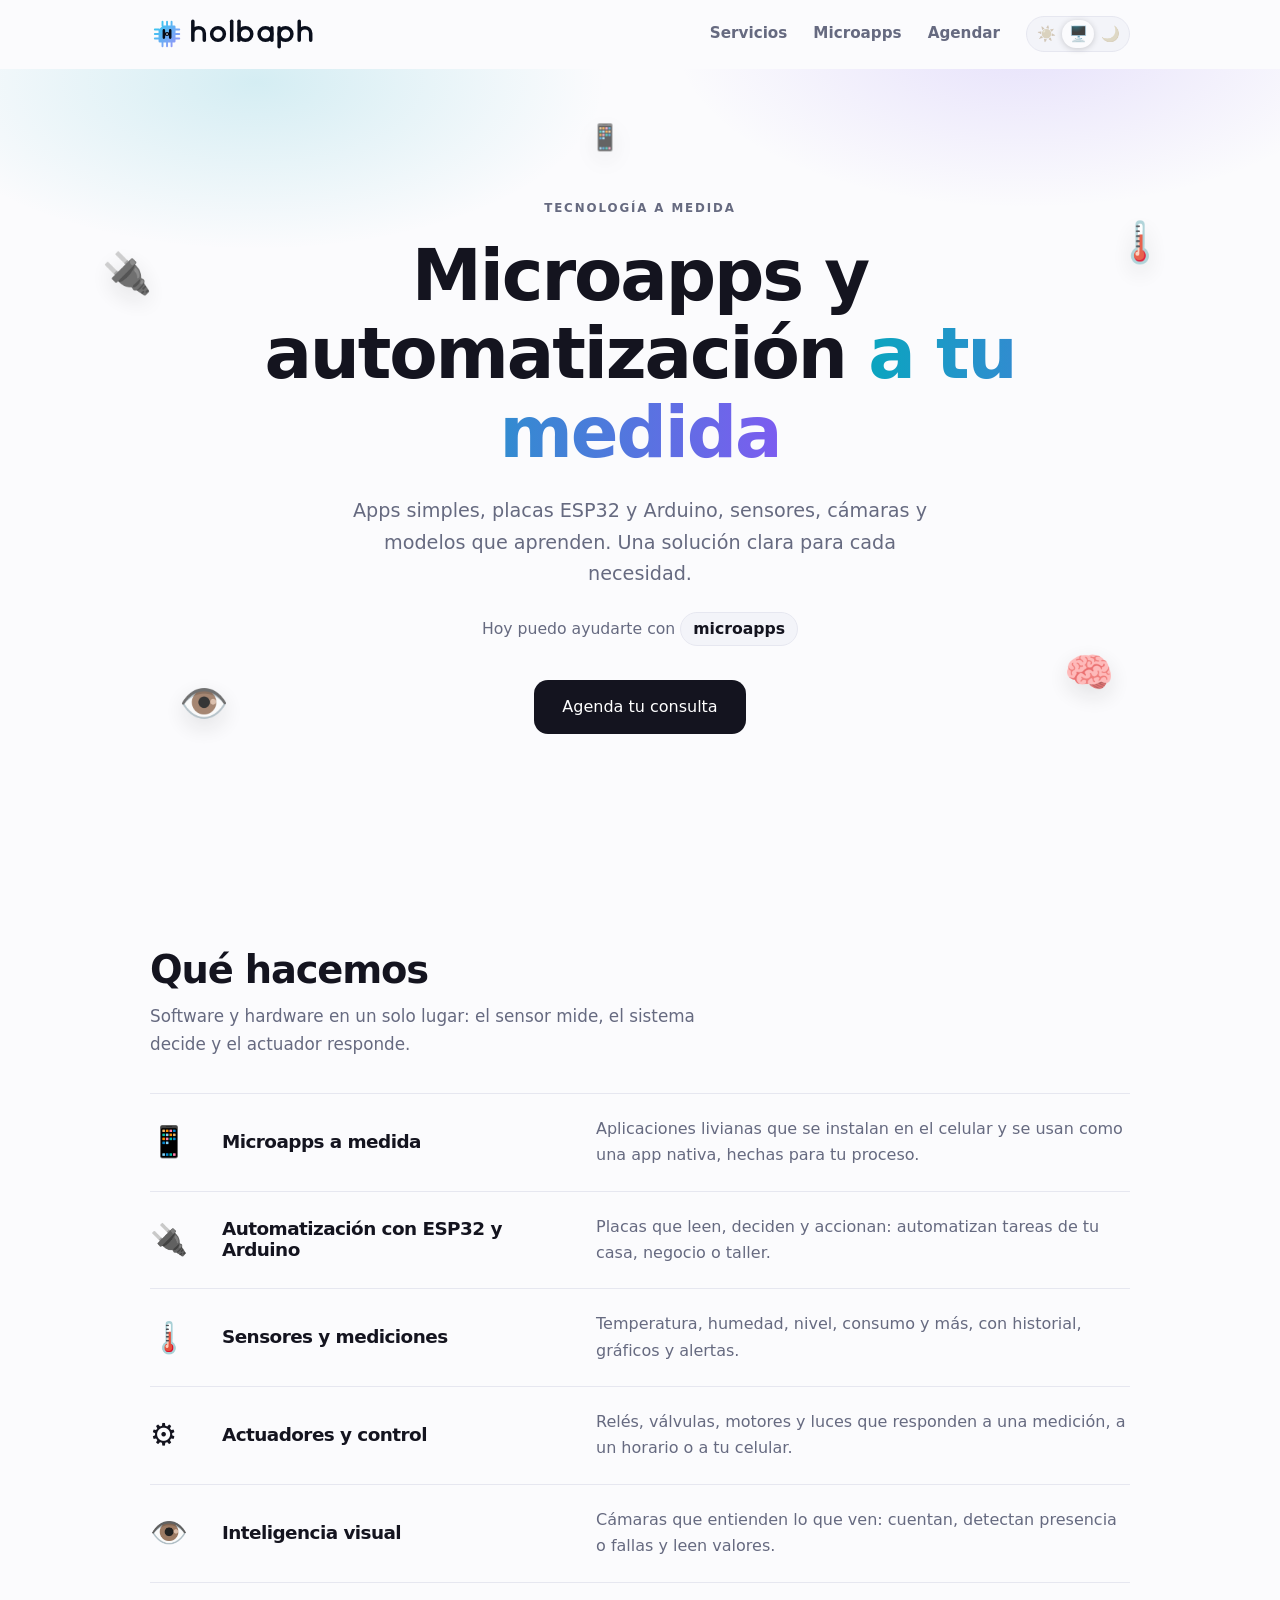
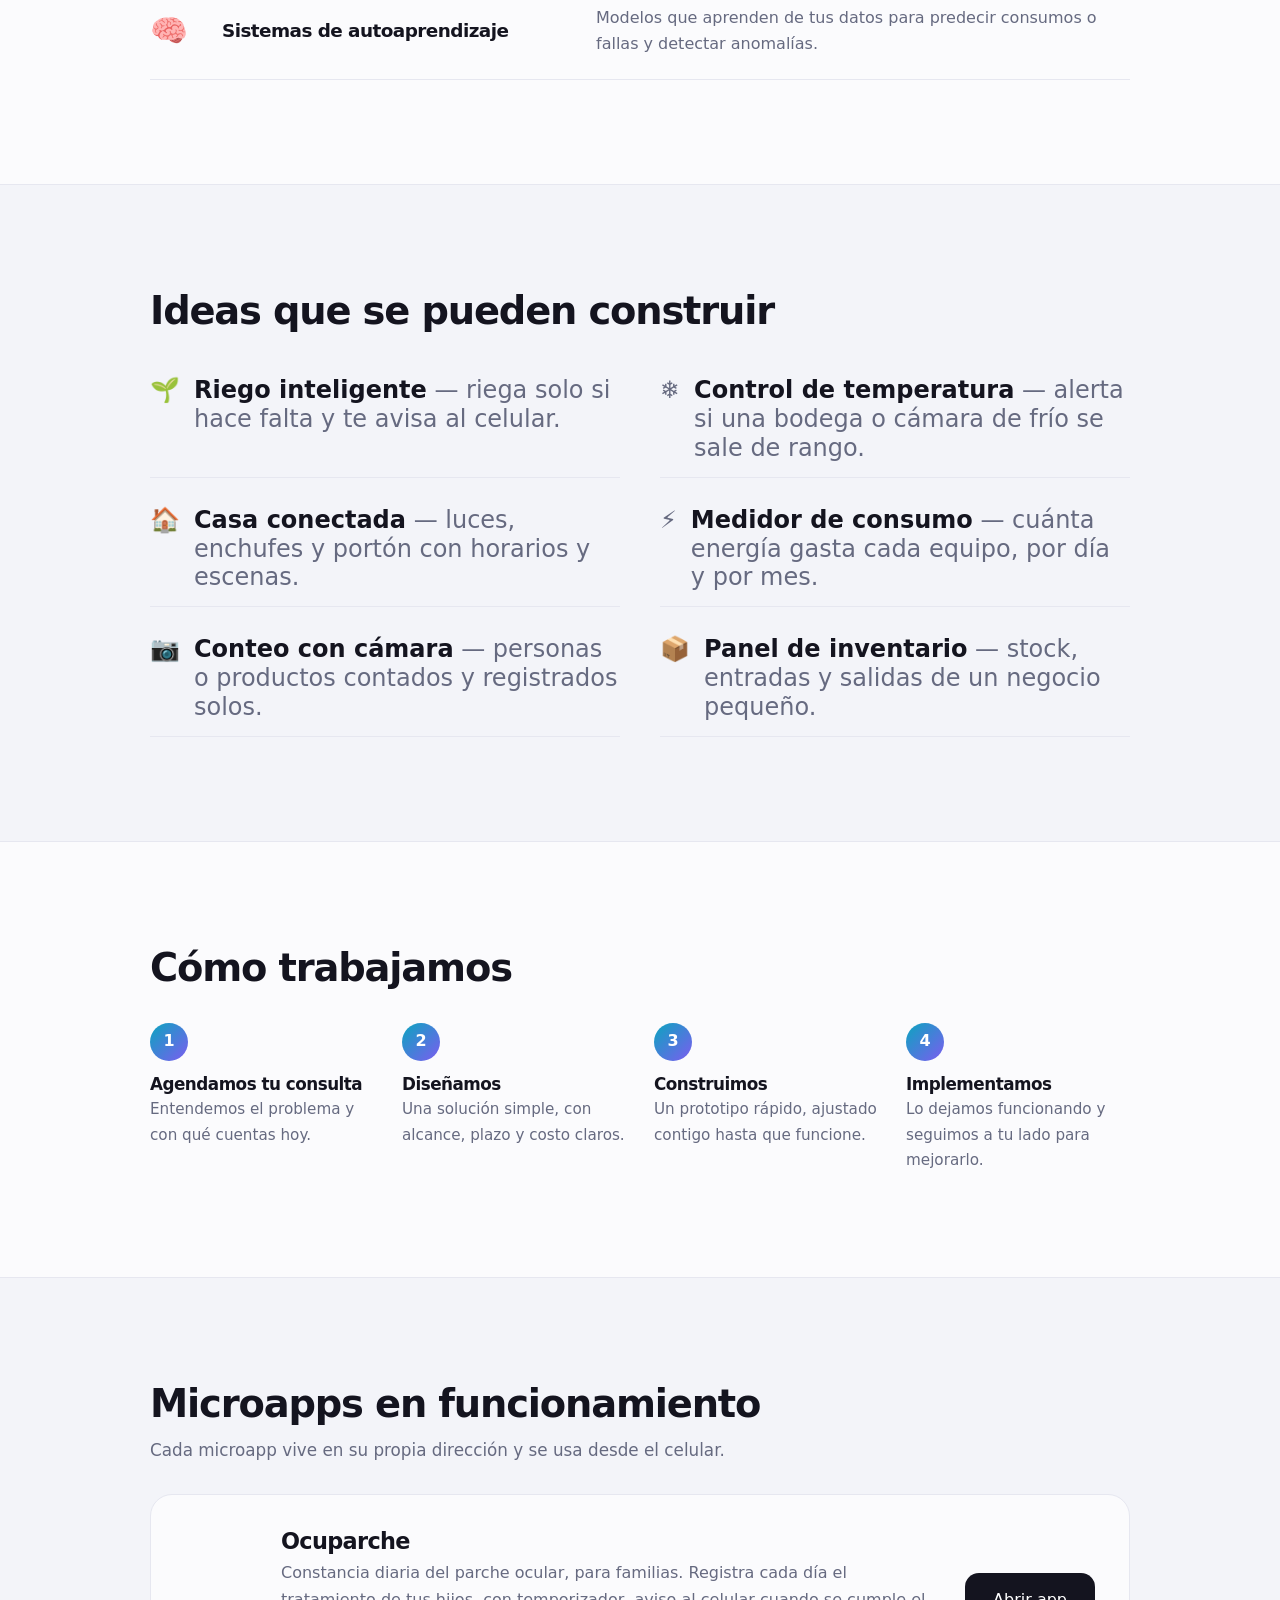
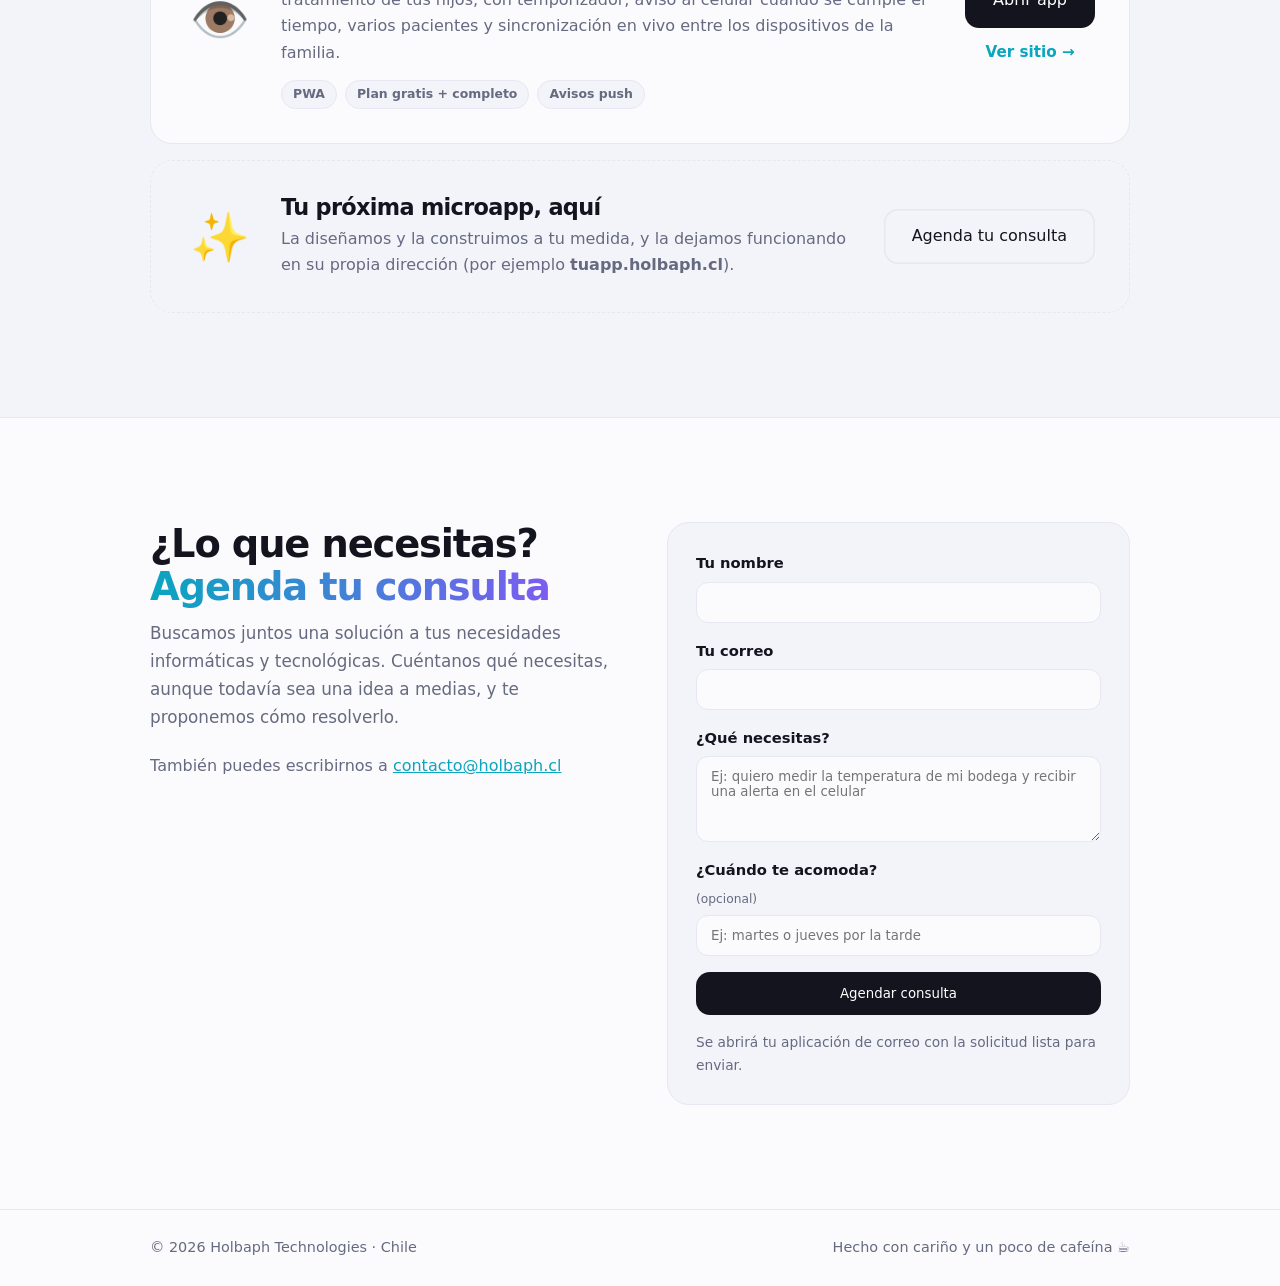
<file: index.html>
<!DOCTYPE html>
<html lang="es-CL">
<head>
<meta charset="UTF-8">
<meta name="viewport" content="width=device-width, initial-scale=1">
<title>Holbaph Technologies — Microapps y automatización con ESP32, Arduino, sensores e inteligencia visual</title>
<meta name="description" content="Microapps a medida y automatización con ESP32, Arduino, sensores, actuadores, mediciones, inteligencia visual y sistemas de autoaprendizaje. Agenda tu consulta y buscamos una solución a tus necesidades informáticas y tecnológicas.">
<meta name="theme-color" content="#fbfbfd" media="(prefers-color-scheme: light)">
<meta name="theme-color" content="#0d0f17" media="(prefers-color-scheme: dark)">
<meta name="color-scheme" content="light dark">
<meta http-equiv="Content-Security-Policy" content="default-src 'self'; script-src 'self'; style-src 'self' 'unsafe-inline'; img-src 'self' data:; font-src 'none'; connect-src 'none'; object-src 'none'; media-src 'none'; frame-src 'none'; base-uri 'none'; form-action 'none'">
<meta name="referrer" content="strict-origin-when-cross-origin">
<meta property="og:type" content="website">
<meta property="og:title" content="Holbaph Technologies — Microapps y automatización a medida">
<meta property="og:description" content="ESP32, Arduino, sensores, actuadores, inteligencia visual y autoaprendizaje. Agenda tu consulta.">
<meta property="og:url" content="https://holbaph.github.io/">
<meta property="og:locale" content="es_CL">
<meta property="og:image" content="https://holbaph.github.io/logo/og-holbaph.png">
<meta property="og:image:width" content="1200">
<meta property="og:image:height" content="630">
<meta name="twitter:card" content="summary_large_image">
<meta name="twitter:image" content="https://holbaph.github.io/logo/og-holbaph.png">
<link rel="icon" href="favicon.svg" type="image/svg+xml">
<link rel="icon" href="logo/favicon-32.png" type="image/png" sizes="32x32">
<link rel="apple-touch-icon" href="logo/apple-touch-icon.png">
<link rel="canonical" href="https://holbaph.github.io/">
<meta name="robots" content="noindex">
<link rel="stylesheet" href="css/landing.css">
<script src="js/landing.js"></script>
</head>
<body>

<a class="saltar" href="#contenido">Saltar al contenido</a>

<header class="cabecera">
  <div class="w cabecera-fila">
    <a class="marca" href="#inicio" aria-label="Holbaph Technologies, ir al inicio">
      <img class="logo-claro" src="logo/holbaph-compacto-claro.svg" alt="Holbaph Technologies" height="34">
      <img class="logo-oscuro" src="logo/holbaph-compacto-oscuro.svg" alt="" height="34" aria-hidden="true">
    </a>
    <nav class="menu" aria-label="Principal">
      <a class="enlace" href="#servicios">Servicios</a>
      <a class="enlace" href="#microapps">Microapps</a>
      <a class="enlace" href="#contacto">Agendar</a>
      <div class="tema" role="group" aria-label="Apariencia">
        <button type="button" data-tema="claro" aria-label="Fondo claro" title="Fondo claro">☀️</button>
        <button type="button" data-tema="auto" aria-label="Automático (según tu dispositivo)" title="Automático">🖥️</button>
        <button type="button" data-tema="oscuro" aria-label="Fondo oscuro" title="Fondo oscuro">🌙</button>
      </div>
    </nav>
  </div>
</header>

<main id="contenido">

  <!-- ===== Portada ===== -->
  <section class="portada" id="inicio">
    <span class="flota f1" aria-hidden="true">🔌</span>
    <span class="flota f2" aria-hidden="true">🌡️</span>
    <span class="flota f3" aria-hidden="true">👁️</span>
    <span class="flota f4" aria-hidden="true">🧠</span>
    <span class="flota f5" aria-hidden="true">📱</span>
    <div class="w portada-int">
      <p class="mini aparece">Tecnología a medida</p>
      <h1 class="aparece">Microapps y automatización <span class="grad">a tu medida</span></h1>
      <p class="sub aparece">Apps simples, placas ESP32 y Arduino, sensores, cámaras y modelos que aprenden. Una solución clara para cada necesidad.</p>
      <p class="rotor aparece" aria-live="off">Hoy puedo ayudarte con <b id="rotor">microapps</b></p>
      <a class="boton aparece" href="#contacto">Agenda tu consulta</a>
    </div>
  </section>

  <!-- ===== Servicios ===== -->
  <section class="seccion" id="servicios">
    <div class="w">
      <h2 class="reveal">Qué hacemos</h2>
      <p class="intro reveal">Software y hardware en un solo lugar: el sensor mide, el sistema decide y el actuador responde.</p>
      <div class="lista">
        <div class="fila reveal"><span class="emo">📱</span><h3>Microapps a medida</h3><p>Aplicaciones livianas que se instalan en el celular y se usan como una app nativa, hechas para tu proceso.</p></div>
        <div class="fila reveal"><span class="emo">🔌</span><h3>Automatización con ESP32 y Arduino</h3><p>Placas que leen, deciden y accionan: automatizan tareas de tu casa, negocio o taller.</p></div>
        <div class="fila reveal"><span class="emo">🌡️</span><h3>Sensores y mediciones</h3><p>Temperatura, humedad, nivel, consumo y más, con historial, gráficos y alertas.</p></div>
        <div class="fila reveal"><span class="emo">⚙️</span><h3>Actuadores y control</h3><p>Relés, válvulas, motores y luces que responden a una medición, a un horario o a tu celular.</p></div>
        <div class="fila reveal"><span class="emo">👁️</span><h3>Inteligencia visual</h3><p>Cámaras que entienden lo que ven: cuentan, detectan presencia o fallas y leen valores.</p></div>
        <div class="fila reveal"><span class="emo">🧠</span><h3>Sistemas de autoaprendizaje</h3><p>Modelos que aprenden de tus datos para predecir consumos o fallas y detectar anomalías.</p></div>
      </div>
    </div>
  </section>

  <!-- ===== Ejemplos ===== -->
  <section class="seccion alt" id="ejemplos">
    <div class="w">
      <h2 class="reveal">Ideas que se pueden construir</h2>
      <div class="ideas">
        <p class="reveal"><span>🌱</span><span><b>Riego inteligente</b> — riega solo si hace falta y te avisa al celular.</span></p>
        <p class="reveal"><span>❄️</span><span><b>Control de temperatura</b> — alerta si una bodega o cámara de frío se sale de rango.</span></p>
        <p class="reveal"><span>🏠</span><span><b>Casa conectada</b> — luces, enchufes y portón con horarios y escenas.</span></p>
        <p class="reveal"><span>⚡</span><span><b>Medidor de consumo</b> — cuánta energía gasta cada equipo, por día y por mes.</span></p>
        <p class="reveal"><span>📷</span><span><b>Conteo con cámara</b> — personas o productos contados y registrados solos.</span></p>
        <p class="reveal"><span>📦</span><span><b>Panel de inventario</b> — stock, entradas y salidas de un negocio pequeño.</span></p>
      </div>
    </div>
  </section>

  <!-- ===== Proceso ===== -->
  <section class="seccion" id="proceso">
    <div class="w">
      <h2 class="reveal">Cómo trabajamos</h2>
      <ol class="pasos">
        <li class="reveal"><span class="n">1</span><h3>Agendamos tu consulta</h3><p>Entendemos el problema y con qué cuentas hoy.</p></li>
        <li class="reveal"><span class="n">2</span><h3>Diseñamos</h3><p>Una solución simple, con alcance, plazo y costo claros.</p></li>
        <li class="reveal"><span class="n">3</span><h3>Construimos</h3><p>Un prototipo rápido, ajustado contigo hasta que funcione.</p></li>
        <li class="reveal"><span class="n">4</span><h3>Implementamos</h3><p>Lo dejamos funcionando y seguimos a tu lado para mejorarlo.</p></li>
      </ol>
    </div>
  </section>

  <!-- ===== Microapps ===== -->
  <section class="seccion alt" id="microapps">
    <div class="w">
      <h2 class="reveal">Microapps en funcionamiento</h2>
      <p class="intro reveal">Cada microapp vive en su propia dirección y se usa desde el celular.</p>

      <!-- Para agregar una microapp: duplica un bloque .app (y cambia emoji, título, texto y enlaces). -->
      <div class="app reveal">
        <span class="emo grande">👁️</span>
        <div class="app-txt">
          <h3>Ocuparche</h3>
          <p>Constancia diaria del parche ocular, para familias. Registra cada día el tratamiento de tus hijos, con temporizador, aviso al celular cuando se cumple el tiempo, varios pacientes y sincronización en vivo entre los dispositivos de la familia.</p>
          <p class="etiq"><span>PWA</span><span>Plan gratis + completo</span><span>Avisos push</span></p>
        </div>
        <div class="app-acc">
          <a class="boton" href="https://ocuparche-api.pablo-hernandez003.workers.dev/app.html" rel="noopener">Abrir app</a>
          <a class="enlace-sec" href="https://holbaph.github.io/ocuparche/" rel="noopener">Ver sitio →</a>
        </div>
      </div>

      <div class="app libre reveal">
        <span class="emo grande">✨</span>
        <div class="app-txt">
          <h3>Tu próxima microapp, aquí</h3>
          <p>La diseñamos y la construimos a tu medida, y la dejamos funcionando en su propia dirección (por ejemplo <b>tuapp.holbaph.cl</b>).</p>
        </div>
        <div class="app-acc"><a class="boton sec" href="#contacto">Agenda tu consulta</a></div>
      </div>
    </div>
  </section>

  <!-- ===== Contacto ===== -->
  <section class="seccion" id="contacto">
    <div class="w contacto">
      <div class="reveal">
        <h2>¿Lo que necesitas? <span class="grad">Agenda tu consulta</span></h2>
        <p class="intro">Buscamos juntos una solución a tus necesidades informáticas y tecnológicas. Cuéntanos qué necesitas, aunque todavía sea una idea a medias, y te proponemos cómo resolverlo.</p>
        <p class="directo">También puedes escribirnos a <a id="correoDirecto" href="mailto:contacto@holbaph.cl">contacto@holbaph.cl</a></p>
      </div>
      <form class="form reveal" id="formContacto" novalidate>
        <label>Tu nombre
          <input type="text" name="nombre" autocomplete="name" required>
        </label>
        <label>Tu correo
          <input type="email" name="correo" autocomplete="email" required>
        </label>
        <label>¿Qué necesitas?
          <textarea name="mensaje" rows="4" placeholder="Ej: quiero medir la temperatura de mi bodega y recibir una alerta en el celular" required></textarea>
        </label>
        <label>¿Cuándo te acomoda? <small>(opcional)</small>
          <input type="text" name="cuando" placeholder="Ej: martes o jueves por la tarde">
        </label>
        <button class="boton ancho" type="submit">Agendar consulta</button>
        <p class="nota" id="formNota" role="status" aria-live="polite">Se abrirá tu aplicación de correo con la solicitud lista para enviar.</p>
      </form>
    </div>
  </section>

</main>

<footer class="pie">
  <div class="w pie-fila">
    <span>© <span id="anio">2026</span> Holbaph Technologies · Chile</span>
    <span>Hecho con cariño y un poco de cafeína ☕</span>
  </div>
</footer>

</body>
</html>
</file>
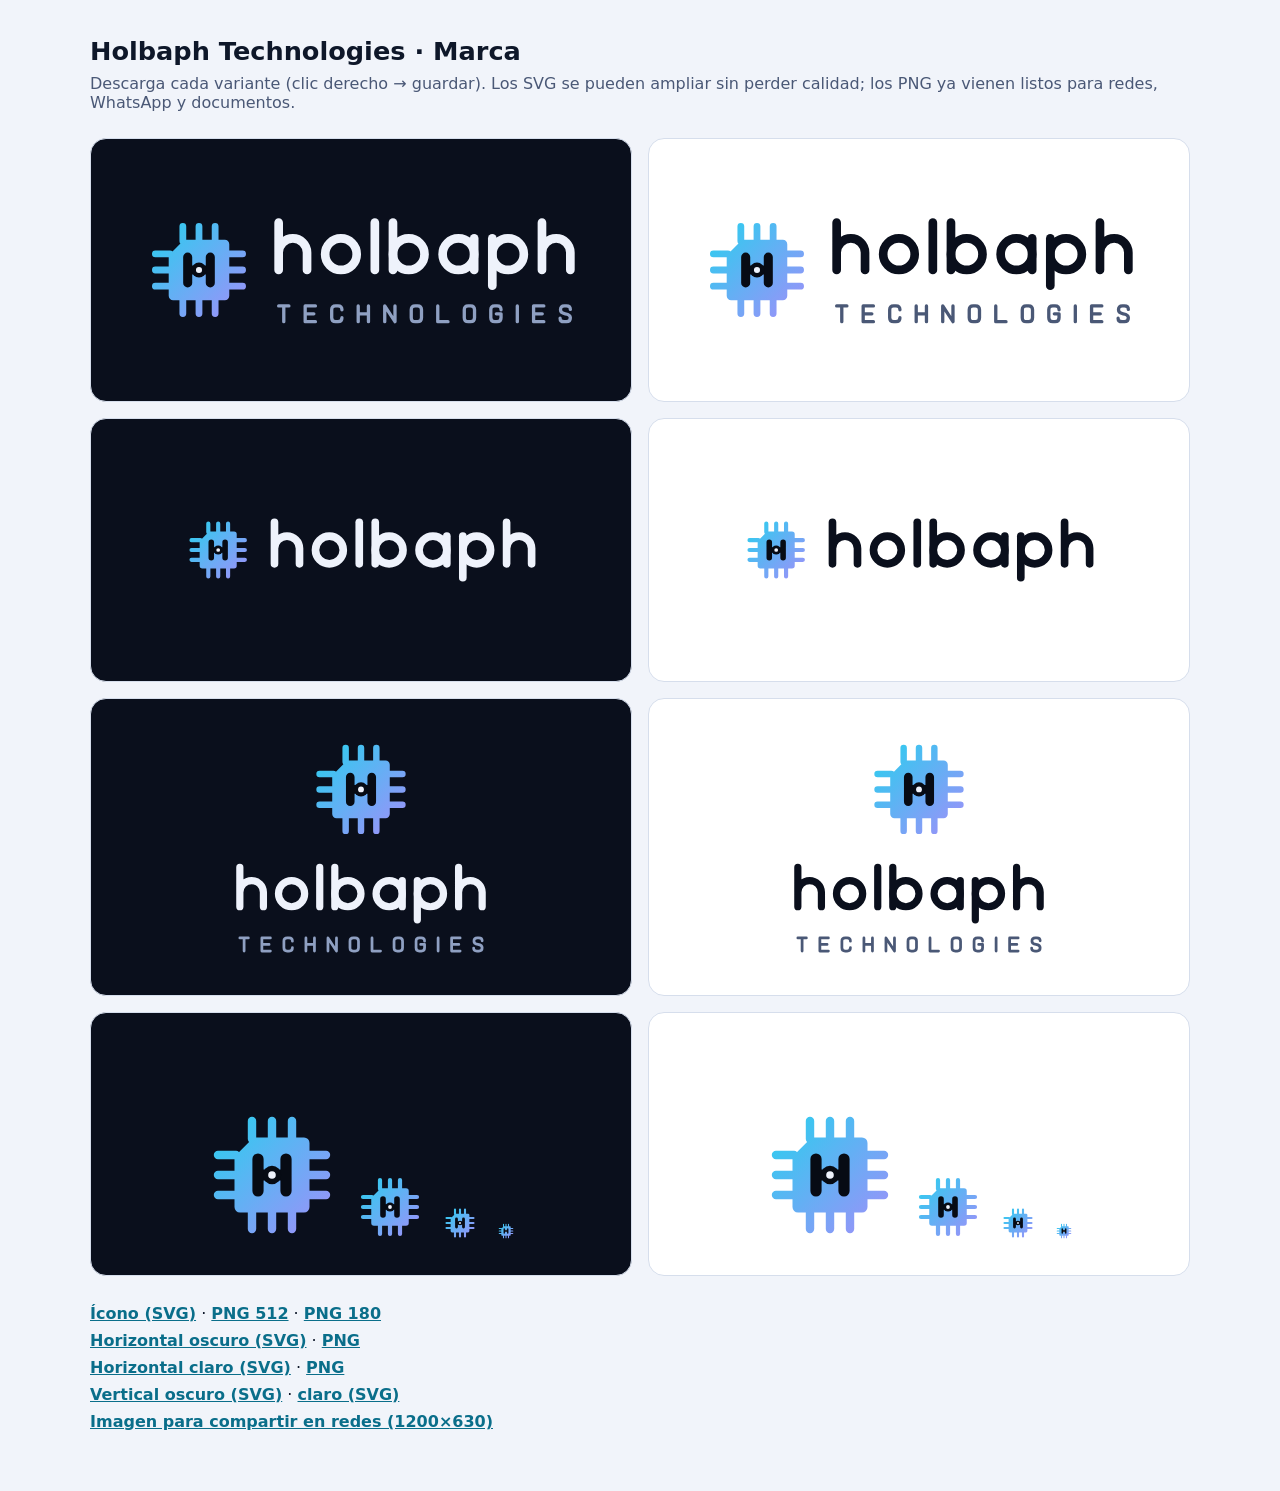
<file: logo/index.html>
<!DOCTYPE html>
<html lang="es-CL">
<head>
<meta charset="UTF-8">
<meta name="viewport" content="width=device-width, initial-scale=1">
<meta name="robots" content="noindex">
<title>Marca — Holbaph Technologies</title>
<link rel="icon" href="holbaph-icono.svg" type="image/svg+xml">
<link rel="stylesheet" href="marca.css">
</head>
<body>
<main class="hoja">
  <h1>Holbaph Technologies · Marca</h1>
  <p class="nota">Descarga cada variante (clic derecho → guardar). Los SVG se pueden ampliar sin perder calidad; los PNG ya vienen listos para redes, WhatsApp y documentos.</p>

  <section class="par">
    <div class="caja oscuro"><img src="holbaph-horizontal-oscuro.svg" alt="Logo horizontal sobre fondo oscuro"></div>
    <div class="caja claro"><img src="holbaph-horizontal-claro.svg" alt="Logo horizontal sobre fondo claro"></div>
  </section>

  <section class="par">
    <div class="caja oscuro"><img class="chico" src="holbaph-compacto-oscuro.svg" alt="Logo compacto oscuro"></div>
    <div class="caja claro"><img class="chico" src="holbaph-compacto-claro.svg" alt="Logo compacto claro"></div>
  </section>

  <section class="par">
    <div class="caja oscuro"><img class="vert" src="holbaph-vertical-oscuro.svg" alt="Logo vertical oscuro"></div>
    <div class="caja claro"><img class="vert" src="holbaph-vertical-claro.svg" alt="Logo vertical claro"></div>
  </section>

  <section class="par">
    <div class="caja oscuro iconos">
      <img src="holbaph-icono.svg" class="i128" width="128" height="128" alt="Ícono">
      <img src="holbaph-icono.svg" class="i64" width="64" height="64" alt="Ícono 64">
      <img src="holbaph-icono.svg" class="i32" width="32" height="32" alt="Ícono 32">
      <img src="holbaph-icono.svg" class="i16" width="16" height="16" alt="Ícono 16">
    </div>
    <div class="caja claro iconos">
      <img src="holbaph-icono.svg" class="i128" width="128" height="128" alt="Ícono">
      <img src="holbaph-icono.svg" class="i64" width="64" height="64" alt="Ícono 64">
      <img src="holbaph-icono.svg" class="i32" width="32" height="32" alt="Ícono 32">
      <img src="holbaph-icono.svg" class="i16" width="16" height="16" alt="Ícono 16">
    </div>
  </section>

  <ul class="descargas">
    <li><a href="holbaph-icono.svg" download>Ícono (SVG)</a> · <a href="holbaph-icono-512.png" download>PNG 512</a> · <a href="apple-touch-icon.png" download>PNG 180</a></li>
    <li><a href="holbaph-horizontal-oscuro.svg" download>Horizontal oscuro (SVG)</a> · <a href="holbaph-horizontal-oscuro.png" download>PNG</a></li>
    <li><a href="holbaph-horizontal-claro.svg" download>Horizontal claro (SVG)</a> · <a href="holbaph-horizontal-claro.png" download>PNG</a></li>
    <li><a href="holbaph-vertical-oscuro.svg" download>Vertical oscuro (SVG)</a> · <a href="holbaph-vertical-claro.svg" download>claro (SVG)</a></li>
    <li><a href="og-holbaph.png" download>Imagen para compartir en redes (1200×630)</a></li>
  </ul>
</main>
</body>
</html>
</file>
<file: css/landing.css>
/* Landing de Holbaph Technologies — minimalista, con fondo elegible (claro / oscuro / automático) y
   animaciones suaves. Sin librerías ni fuentes externas (carga rápida, compatible con una CSP estricta). */
:root {
  --bg: #fbfbfd; --bg2: #f3f4f9; --tinta: #14141f; --suave: #666a80; --linea: #e6e7f0;
  --cian: #0aa5bf; --violeta: #7c5cf0; --boton: #14141f; --boton-txt: #fff; --sombra: 0 14px 34px rgba(20, 20, 40, .10);
  --ancho: 980px;
}
:root[data-tema="oscuro"] {
  --bg: #0d0f17; --bg2: #11141f; --tinta: #eef0fa; --suave: #9aa0bd; --linea: #23273a;
  --cian: #22d3ee; --violeta: #a78bfa; --boton: #eef0fa; --boton-txt: #0d0f17; --sombra: 0 14px 34px rgba(0, 0, 0, .45);
}
@media (prefers-color-scheme: dark) {
  :root:not([data-tema="claro"]):not([data-tema="oscuro"]) {
    --bg: #0d0f17; --bg2: #11141f; --tinta: #eef0fa; --suave: #9aa0bd; --linea: #23273a;
    --cian: #22d3ee; --violeta: #a78bfa; --boton: #eef0fa; --boton-txt: #0d0f17; --sombra: 0 14px 34px rgba(0, 0, 0, .45);
  }
}

* { box-sizing: border-box; }
html { scroll-behavior: smooth; scroll-padding-top: 76px; -webkit-text-size-adjust: 100%; }
body {
  margin: 0; background: var(--bg); color: var(--tinta);
  font-family: ui-rounded, "SF Pro Rounded", "Nunito", "Segoe UI", system-ui, -apple-system, sans-serif;
  line-height: 1.65; -webkit-font-smoothing: antialiased; overflow-x: hidden;
  transition: background .35s ease, color .35s ease;
}
h1, h2, h3 { margin: 0; line-height: 1.12; letter-spacing: -.03em; }
p { margin: 0; }
a { color: var(--cian); }
img { max-width: 100%; display: block; }
::selection { background: var(--violeta); color: #fff; }
:focus-visible { outline: 2px solid var(--cian); outline-offset: 3px; border-radius: 6px; }
.w { width: min(100% - 44px, var(--ancho)); margin-inline: auto; }
.saltar { position: absolute; left: -999px; top: 8px; background: var(--boton); color: var(--boton-txt); padding: 10px 14px; border-radius: 8px; z-index: 100; }
.saltar:focus { left: 12px; }
.grad { background: linear-gradient(90deg, var(--cian), var(--violeta)); -webkit-background-clip: text; background-clip: text; color: transparent; }

/* ---------- Cabecera ---------- */
.cabecera { position: sticky; top: 0; z-index: 50; background: color-mix(in srgb, var(--bg) 86%, transparent); backdrop-filter: blur(12px); border-bottom: 1px solid transparent; transition: border-color .3s; }
.cabecera.borde { border-bottom-color: var(--linea); }
.cabecera-fila { display: flex; align-items: center; justify-content: space-between; height: 68px; gap: 12px; }
.marca img { height: 34px; width: auto; }
.logo-oscuro { display: none; }
:root[data-tema="oscuro"] .logo-claro { display: none; }
:root[data-tema="oscuro"] .logo-oscuro { display: block; }
@media (prefers-color-scheme: dark) {
  :root:not([data-tema="claro"]):not([data-tema="oscuro"]) .logo-claro { display: none; }
  :root:not([data-tema="claro"]):not([data-tema="oscuro"]) .logo-oscuro { display: block; }
}
.menu { display: flex; align-items: center; gap: 26px; }
.enlace { color: var(--suave); text-decoration: none; font-size: .95rem; font-weight: 600; transition: color .2s; }
.enlace:hover { color: var(--tinta); }
.tema { display: inline-flex; padding: 3px; border: 1px solid var(--linea); border-radius: 999px; background: var(--bg2); }
.tema button { border: 0; background: transparent; width: 32px; height: 28px; border-radius: 999px; cursor: pointer; font-size: .95rem; line-height: 1; filter: grayscale(.8); opacity: .65; transition: .2s; }
.tema button:hover { opacity: 1; }
.tema button[aria-pressed="true"] { background: var(--bg); box-shadow: 0 1px 6px rgba(0, 0, 0, .18); filter: none; opacity: 1; }

/* ---------- Botones ---------- */
.boton {
  display: inline-block; background: var(--boton); color: var(--boton-txt); padding: 14px 28px; border: 0; border-radius: 14px;
  font: 700 1rem inherit; font-family: inherit; text-decoration: none; cursor: pointer; transition: transform .2s, box-shadow .2s;
}
.boton:hover { transform: translateY(-2px); box-shadow: var(--sombra); }
.boton.sec { background: transparent; color: var(--tinta); box-shadow: inset 0 0 0 1.5px var(--linea); }
.boton.sec:hover { box-shadow: inset 0 0 0 1.5px var(--cian); }
.boton.ancho { width: 100%; }

/* ---------- Portada ---------- */
.portada { position: relative; overflow: hidden; padding: clamp(70px, 12vw, 130px) 0 clamp(70px, 10vw, 110px); text-align: center; }
.portada::before { content: ""; position: absolute; inset: -20% -10% auto -10%; height: 420px; z-index: 0; pointer-events: none;
  background: radial-gradient(500px 240px at 25% 40%, color-mix(in srgb, var(--cian) 16%, transparent), transparent 70%), radial-gradient(500px 240px at 75% 30%, color-mix(in srgb, var(--violeta) 16%, transparent), transparent 70%); }
.portada-int { position: relative; z-index: 1; }
.mini { color: var(--suave); letter-spacing: .16em; text-transform: uppercase; font-size: .74rem; font-weight: 700; }
.portada h1 { font-size: clamp(2.4rem, 6.4vw, 4.4rem); max-width: 16ch; margin: 18px auto 22px; font-weight: 800; }
.sub { color: var(--suave); font-size: clamp(1.02rem, 1.7vw, 1.2rem); max-width: 50ch; margin: 0 auto; }
.rotor { margin: 22px 0 34px; font-size: .98rem; color: var(--suave); }
.rotor b { display: inline-block; color: var(--tinta); background: var(--bg2); border: 1px solid var(--linea); padding: 3px 12px; border-radius: 999px; transition: opacity .3s, transform .3s; }
.rotor b.sale { opacity: 0; transform: translateY(6px); }
.flota { position: absolute; font-size: clamp(1.6rem, 3.4vw, 2.5rem); opacity: .9; z-index: 0; animation: flota 7s ease-in-out infinite; filter: drop-shadow(0 8px 12px rgba(0, 0, 0, .12)); user-select: none; }
.f1 { left: 8%; top: 22%; } .f2 { right: 9%; top: 18%; animation-delay: -2s; } .f3 { left: 14%; bottom: 14%; animation-delay: -4s; }
.f4 { right: 13%; bottom: 18%; animation-delay: -1s; } .f5 { left: 46%; top: 6%; animation-delay: -3s; font-size: 1.6rem; opacity: .6; }
@keyframes flota { 50% { transform: translateY(-14px) rotate(4deg); } }

/* ---------- Secciones ---------- */
.seccion { padding: clamp(60px, 9vw, 104px) 0; }
.alt { background: var(--bg2); border-block: 1px solid var(--linea); }
h2 { font-size: clamp(1.7rem, 3.4vw, 2.4rem); font-weight: 800; margin-bottom: 12px; }
.intro { color: var(--suave); max-width: 56ch; font-size: 1.05rem; }

.lista { margin-top: 34px; border-top: 1px solid var(--linea); }
.fila { display: grid; grid-template-columns: 54px 1fr 1.5fr; gap: 18px; align-items: center; padding: 22px 0; border-bottom: 1px solid var(--linea); transition: transform .25s, background .25s; }
.fila:hover { transform: translateX(8px); }
.emo { font-size: 1.9rem; line-height: 1; transition: transform .3s; }
.fila:hover .emo { transform: scale(1.18) rotate(-6deg); }
.fila h3 { font-size: 1.15rem; font-weight: 700; }
.fila p { color: var(--suave); }

.ideas { margin-top: 30px; display: grid; grid-template-columns: 1fr 1fr; gap: 14px 40px; }
.ideas p { display: flex; gap: 14px; align-items: flex-start; color: var(--suave); padding: 14px 0; border-bottom: 1px solid var(--linea); }
.ideas span { font-size: 1.5rem; line-height: 1.2; }
.ideas b { color: var(--tinta); }

.pasos { list-style: none; padding: 0; margin: 34px 0 0; display: grid; grid-template-columns: repeat(4, 1fr); gap: 28px; }
.n { display: grid; place-items: center; width: 38px; height: 38px; border-radius: 50%; font-weight: 800; color: #fff; background: linear-gradient(135deg, var(--cian), var(--violeta)); margin-bottom: 14px; }
.pasos h3 { font-size: 1.05rem; margin-bottom: 4px; }
.pasos p { color: var(--suave); font-size: .95rem; }

/* ---------- Microapps ---------- */
.app { margin-top: 30px; display: grid; grid-template-columns: 70px 1fr auto; gap: 26px; align-items: center; background: var(--bg); border: 1px solid var(--linea); border-radius: 22px; padding: clamp(22px, 3.4vw, 34px); transition: transform .25s, box-shadow .25s; }
.app:hover { transform: translateY(-3px); box-shadow: var(--sombra); }
.app + .app { margin-top: 16px; }
.app.libre { border-style: dashed; background: transparent; }
.grande { font-size: 3rem; text-align: center; }
.app h3 { font-size: 1.4rem; margin-bottom: 6px; }
.app p { color: var(--suave); }
.etiq { margin-top: 14px; display: flex; flex-wrap: wrap; gap: 8px; }
.etiq span { font-size: .78rem; font-weight: 700; color: var(--suave); background: var(--bg2); border: 1px solid var(--linea); padding: 3px 11px; border-radius: 999px; }
.app-acc { display: grid; gap: 12px; justify-items: center; }
.enlace-sec { font-weight: 700; text-decoration: none; font-size: .95rem; }
.enlace-sec:hover { text-decoration: underline; }

/* ---------- Contacto ---------- */
.contacto { display: grid; grid-template-columns: 1fr 1fr; gap: 54px; align-items: start; }
.directo { margin-top: 22px; color: var(--suave); }
.form { background: var(--bg2); border: 1px solid var(--linea); border-radius: 22px; padding: 28px; display: grid; gap: 16px; }
.form label { display: grid; gap: 6px; font-weight: 700; font-size: .92rem; }
.form small { font-weight: 500; color: var(--suave); }
.form input, .form textarea { width: 100%; padding: 12px 14px; border-radius: 12px; border: 1.5px solid var(--linea); background: var(--bg); color: var(--tinta); font: 400 1rem inherit; font-family: inherit; transition: border-color .2s, box-shadow .2s; }
.form input:focus, .form textarea:focus { outline: none; border-color: var(--cian); box-shadow: 0 0 0 3px color-mix(in srgb, var(--cian) 22%, transparent); }
.form [aria-invalid="true"] { border-color: #e5484d; }
.nota { font-size: .86rem; color: var(--suave); }
.nota.error { color: #e5484d; }

.pie { border-top: 1px solid var(--linea); padding: 26px 0; color: var(--suave); font-size: .9rem; }
.pie-fila { display: flex; justify-content: space-between; gap: 10px; flex-wrap: wrap; }

/* ---------- Animaciones suaves (solo con JS) ---------- */
.js .aparece { opacity: 0; transform: translateY(14px); animation: sube .7s ease forwards; }
.js .aparece:nth-child(1) { animation-delay: .05s; } .js .aparece:nth-child(2) { animation-delay: .15s; } .js .aparece:nth-child(3) { animation-delay: .25s; }
.js .aparece:nth-child(4) { animation-delay: .35s; } .js .aparece:nth-child(5) { animation-delay: .45s; }
@keyframes sube { to { opacity: 1; transform: none; } }
.js .reveal { opacity: 0; transform: translateY(16px); transition: opacity .6s ease, transform .6s ease; }
.js .reveal.visible { opacity: 1; transform: none; }

/* ---------- Responsive ---------- */
@media (max-width: 860px) {
  .contacto { grid-template-columns: 1fr; gap: 34px; }
  .pasos { grid-template-columns: 1fr 1fr; }
  .app { grid-template-columns: 1fr; text-align: center; }
  .etiq { justify-content: center; }
  .ideas { grid-template-columns: 1fr; }
}
@media (max-width: 700px) {
  .enlace { display: none; }
  .fila { grid-template-columns: 44px 1fr; gap: 4px 14px; }
  .fila p { grid-column: 2; }
  .flota { opacity: .55; }
}
@media (max-width: 460px) { .pasos { grid-template-columns: 1fr; } }
@media (prefers-reduced-motion: reduce) {
  html { scroll-behavior: auto; }
  .flota { animation: none; }
  .js .aparece, .js .reveal { opacity: 1; transform: none; animation: none; transition: none; }
  .fila:hover, .app:hover, .boton:hover { transform: none; }
}
</file>
<file: logo/marca.css>
body { margin: 0; font-family: system-ui, -apple-system, "Segoe UI", Roboto, sans-serif; background: #f1f4fa; color: #0e1729; }
.hoja { width: min(100% - 32px, 1100px); margin: 0 auto; padding: 36px 0 60px; }
h1 { font-size: 1.6rem; margin: 0 0 8px; }
.nota { color: #4a5876; margin: 0 0 26px; }
.par { display: grid; grid-template-columns: 1fr 1fr; gap: 16px; margin-bottom: 16px; }
.caja { min-width: 0; border-radius: 16px; padding: 36px 28px; display: grid; place-items: center; min-height: 190px; border: 1px solid #d6deec; }
.caja.oscuro { background: #0a0f1c; }
.caja.claro { background: #ffffff; }
.caja img { width: min(100%, 440px); height: auto; }
.caja img.chico { width: min(100%, 360px); }
.caja img.vert { width: min(100%, 260px); }
.caja.iconos { grid-auto-flow: column; gap: 22px; justify-content: center; align-items: end; }
.caja.iconos img.i128 { width: 128px; } .caja.iconos img.i64 { width: 64px; } .caja.iconos img.i32 { width: 32px; } .caja.iconos img.i16 { width: 16px; }
.descargas { list-style: none; padding: 0; margin: 28px 0 0; display: grid; gap: 8px; }
.descargas a { color: #0a6e8a; font-weight: 600; }
@media (max-width: 760px) { .par { grid-template-columns: 1fr; } }
</file>
